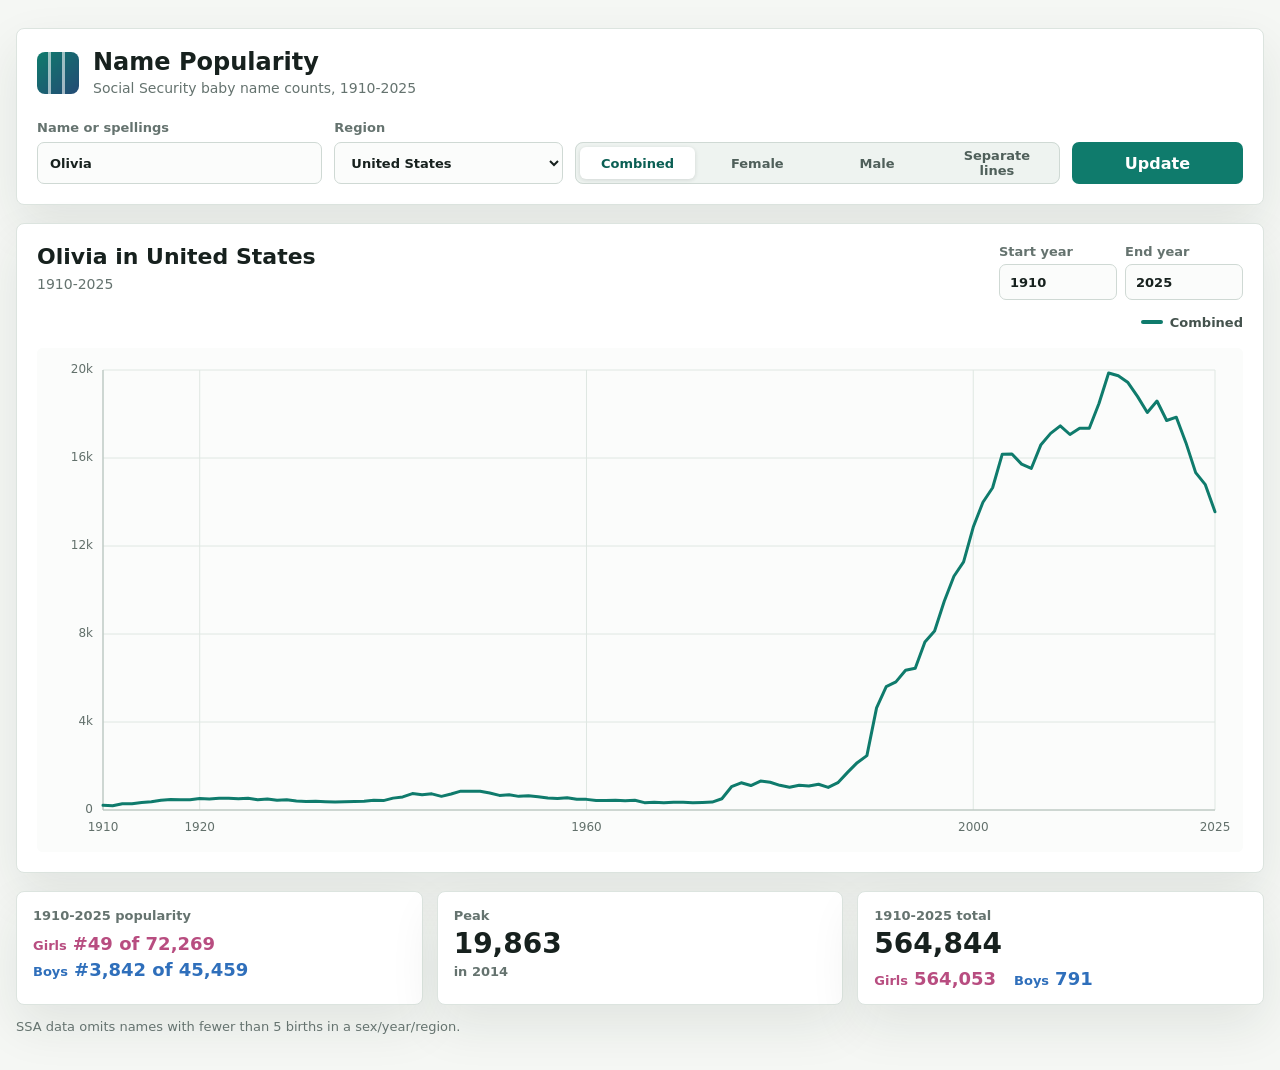
<file: index.html>
<!doctype html>
<html lang="en">
  <head>
    <meta charset="utf-8">
    <meta name="viewport" content="width=device-width, initial-scale=1">
    <title>SSA Name Popularity</title>
    <link rel="stylesheet" href="static/styles.css">
  </head>
  <body>
    <main class="app-shell">
      <section class="toolbar" aria-label="Filters">
        <div class="brand">
          <span class="brand-mark" aria-hidden="true"></span>
          <div>
            <h1>Name Popularity</h1>
            <p>Social Security baby name counts, 1910-2025</p>
          </div>
        </div>

        <form id="filters" class="filters">
          <label class="field">
            <span>Name or spellings</span>
            <input id="nameInput" name="name" type="text" value="Olivia" autocomplete="off" required>
          </label>

          <label class="field">
            <span>Region</span>
            <select id="regionSelect" name="region">
              <option value="national">United States</option>
              <option value="state">State</option>
            </select>
          </label>

          <label class="field state-field" id="stateField">
            <span>State</span>
            <select id="stateSelect" name="state"></select>
          </label>

          <fieldset class="mode-control">
            <legend>Gender</legend>
            <label>
              <input type="radio" name="mode" value="combined" checked>
              <span>Combined</span>
            </label>
            <label>
              <input type="radio" name="mode" value="female">
              <span>Female</span>
            </label>
            <label>
              <input type="radio" name="mode" value="male">
              <span>Male</span>
            </label>
            <label>
              <input type="radio" name="mode" value="split">
              <span>Separate lines</span>
            </label>
          </fieldset>

          <button class="run-button" type="submit">Update</button>
        </form>
      </section>

      <section class="chart-panel" aria-label="Popularity chart">
        <div class="chart-header">
          <div>
            <h2 id="chartTitle">Loading...</h2>
            <p id="chartSubtitle"></p>
          </div>
          <div class="chart-tools">
            <form id="yearFilters" class="year-filters" aria-label="Year range">
              <label class="field compact-field">
                <span>Start year</span>
                <input id="startYearInput" name="startYear" type="number" min="1910" max="2025" value="1910" required>
              </label>
              <label class="field compact-field">
                <span>End year</span>
                <input id="endYearInput" name="endYear" type="number" min="1910" max="2025" value="2025" required>
              </label>
            </form>
            <div class="legend" id="legend"></div>
          </div>
        </div>
        <div class="canvas-wrap">
          <canvas id="chart" width="1200" height="560" aria-label="Name popularity chart" role="img"></canvas>
          <div class="tooltip" id="tooltip" hidden></div>
        </div>
      </section>

      <section class="summary-grid" aria-label="Summary">
        <article id="popularityCard">
          <span id="popularityLabel">1910-2025 popularity</span>
          <div class="popularity-lines" id="popularityDetails" aria-label="Popularity by gender">
            <span class="female-total">Girls <b id="femalePopularity">-</b></span>
            <span class="male-total">Boys <b id="malePopularity">-</b></span>
          </div>
          <em class="not-applicable" id="popularityNotApplicable" hidden>Not applicable for multiple names</em>
        </article>
        <article>
          <span>Peak</span>
          <strong id="peakCount">-</strong>
          <em id="peakYear">-</em>
        </article>
        <article class="total-card">
          <span id="totalLabel">1910-2025 total</span>
          <strong id="totalCount">-</strong>
          <div class="gender-totals" aria-label="Gender totals">
            <span class="female-total">Girls <b id="femaleTotal">-</b></span>
            <span class="male-total">Boys <b id="maleTotal">-</b></span>
          </div>
        </article>
      </section>

      <p class="source-note" id="sourceNote"></p>
    </main>

    <script src="static/app.js"></script>
  </body>
</html>
</file>
<file: static/styles.css>
:root {
  color-scheme: light;
  --bg: #f5f7f4;
  --ink: #17211e;
  --muted: #65736f;
  --panel: #ffffff;
  --line: #dce4df;
  --accent: #0f7b6c;
  --accent-strong: #0b5f54;
  --female: #b84d80;
  --male: #2f6fbb;
  --combined: #0f7b6c;
  --shadow: 0 20px 50px rgba(25, 42, 36, 0.09);
}

* {
  box-sizing: border-box;
}

body {
  margin: 0;
  min-width: 320px;
  background: var(--bg);
  color: var(--ink);
  font-family: Inter, ui-sans-serif, system-ui, -apple-system, BlinkMacSystemFont, "Segoe UI", sans-serif;
}

.app-shell {
  width: min(1380px, calc(100% - 32px));
  margin: 0 auto;
  padding: 28px 0 36px;
}

.toolbar,
.chart-panel,
.summary-grid article {
  background: var(--panel);
  border: 1px solid var(--line);
  box-shadow: var(--shadow);
}

.toolbar {
  display: grid;
  grid-template-columns: 1fr;
  gap: 24px;
  align-items: start;
  padding: 20px;
  border-radius: 8px;
}

.brand {
  display: flex;
  gap: 14px;
  align-items: center;
}

.brand-mark {
  width: 42px;
  height: 42px;
  flex: 0 0 auto;
  border-radius: 8px;
  background:
    linear-gradient(90deg, transparent 11px, rgba(255, 255, 255, 0.58) 11px 14px, transparent 14px 25px, rgba(255, 255, 255, 0.58) 25px 28px, transparent 28px),
    linear-gradient(135deg, #0f7b6c, #244a75);
}

h1,
h2,
p {
  margin: 0;
}

h1 {
  font-size: 24px;
  line-height: 1.1;
}

.brand p,
.chart-header p,
.source-note {
  color: var(--muted);
}

.brand p {
  margin-top: 5px;
  font-size: 14px;
}

.filters {
  display: grid;
  grid-template-columns: minmax(180px, 1fr) minmax(150px, 0.8fr) minmax(420px, 1.7fr) minmax(130px, 0.6fr);
  gap: 12px;
  align-items: end;
}

.filters.is-state {
  grid-template-columns: minmax(180px, 1fr) minmax(150px, 0.75fr) minmax(150px, 0.75fr) minmax(420px, 1.7fr) minmax(130px, 0.6fr);
}

.field {
  display: grid;
  gap: 7px;
  color: var(--muted);
  font-size: 13px;
  font-weight: 700;
}

.compact-field input {
  padding: 0 10px;
}

input,
select,
button {
  height: 42px;
  border-radius: 7px;
  font: inherit;
}

input,
select {
  width: 100%;
  border: 1px solid #cfd9d4;
  background: #fbfcfb;
  color: var(--ink);
  padding: 0 12px;
}

input:focus,
select:focus,
button:focus-visible {
  outline: 3px solid rgba(15, 123, 108, 0.24);
  outline-offset: 2px;
}

.state-field[hidden] {
  display: none;
}

.mode-control {
  display: grid;
  grid-template-columns: repeat(4, minmax(0, 1fr));
  gap: 4px;
  margin: 0;
  padding: 4px;
  min-width: 0;
  border: 1px solid #cfd9d4;
  border-radius: 8px;
  background: #eef3f0;
}

.mode-control legend {
  position: absolute;
  width: 1px;
  height: 1px;
  overflow: hidden;
  clip: rect(0 0 0 0);
}

.mode-control label {
  position: relative;
  min-width: 0;
}

.mode-control input {
  position: absolute;
  inset: 0;
  opacity: 0;
}

.mode-control span {
  display: grid;
  place-items: center;
  min-height: 32px;
  padding: 0 8px;
  border-radius: 6px;
  color: #4f5f5a;
  font-size: 13px;
  font-weight: 800;
  text-align: center;
}

.mode-control input:checked + span {
  background: #ffffff;
  color: var(--accent-strong);
  box-shadow: 0 1px 4px rgba(23, 33, 30, 0.13);
}

.run-button {
  border: 0;
  background: var(--accent);
  color: #ffffff;
  padding: 0 18px;
  font-weight: 800;
  cursor: pointer;
}

.run-button:hover {
  background: var(--accent-strong);
}

.chart-panel {
  margin-top: 18px;
  padding: 20px;
  border-radius: 8px;
}

.chart-header {
  display: flex;
  gap: 16px;
  justify-content: space-between;
  align-items: start;
  margin-bottom: 14px;
}

h2 {
  font-size: 22px;
  line-height: 1.2;
}

.chart-header p {
  margin-top: 5px;
  font-size: 14px;
}

.chart-tools {
  display: grid;
  gap: 10px;
  justify-items: end;
}

.year-filters {
  display: grid;
  grid-template-columns: repeat(2, minmax(96px, 118px));
  gap: 8px;
}

.year-filters .field {
  gap: 5px;
}

.year-filters input {
  height: 36px;
}

.legend {
  display: flex;
  flex-wrap: wrap;
  justify-content: flex-end;
  gap: 8px 14px;
  min-height: 24px;
  font-size: 13px;
  font-weight: 800;
  color: #44524d;
}

.legend-item {
  display: inline-flex;
  gap: 7px;
  align-items: center;
}

.legend-swatch {
  width: 22px;
  height: 4px;
  border-radius: 999px;
}

.canvas-wrap {
  position: relative;
  height: clamp(360px, 56vh, 610px);
  min-height: 0;
}

canvas {
  display: block;
  width: 100%;
  height: 100%;
  border-radius: 6px;
  background: #fbfcfb;
}

.tooltip {
  position: absolute;
  min-width: 150px;
  padding: 9px 10px;
  border-radius: 7px;
  background: rgba(23, 33, 30, 0.93);
  color: #ffffff;
  font-size: 12px;
  line-height: 1.45;
  pointer-events: none;
  transform: translate(-50%, calc(-100% - 12px));
  white-space: nowrap;
}

.summary-grid {
  display: grid;
  grid-template-columns: repeat(3, minmax(0, 1fr));
  gap: 14px;
  margin-top: 18px;
}

.summary-grid article {
  min-width: 0;
  padding: 16px;
  border-radius: 8px;
}

.summary-grid span {
  display: block;
  color: var(--muted);
  font-size: 13px;
  font-weight: 800;
}

.summary-grid strong {
  display: block;
  margin-top: 7px;
  font-size: 28px;
  line-height: 1;
}

.summary-grid em {
  display: block;
  margin-top: 6px;
  color: var(--muted);
  font-size: 13px;
  font-style: normal;
  font-weight: 800;
}

.summary-grid .not-applicable {
  margin-top: 14px;
  font-size: 18px;
  line-height: 1.2;
}

.summary-grid [hidden] {
  display: none;
}

.gender-totals,
.popularity-lines {
  display: flex;
  flex-wrap: wrap;
  gap: 8px 18px;
  margin-top: 12px;
}

.gender-totals span,
.popularity-lines span {
  display: inline-flex;
  gap: 6px;
  align-items: baseline;
  font-size: 13px;
}

.gender-totals b,
.popularity-lines b {
  font-size: 18px;
  line-height: 1;
}

.summary-grid .female-total,
.summary-grid .female-total b {
  color: var(--female);
}

.summary-grid .male-total,
.summary-grid .male-total b {
  color: var(--male);
}

.source-note {
  margin-top: 14px;
  font-size: 13px;
}

@media (max-width: 1120px) {
  .filters,
  .filters.is-state {
    grid-template-columns: repeat(2, minmax(0, 1fr));
  }

  .mode-control,
  .run-button {
    grid-column: span 2;
  }
}

@media (max-width: 720px) {
  .app-shell {
    width: min(100% - 20px, 1380px);
    padding-top: 12px;
  }

  .toolbar,
  .chart-panel {
    padding: 14px;
  }

  .filters,
  .summary-grid {
    grid-template-columns: 1fr;
  }

  .mode-control,
  .run-button {
    grid-column: auto;
  }

  .mode-control {
    grid-template-columns: repeat(2, minmax(0, 1fr));
  }

  .chart-header {
    display: grid;
  }

  .chart-tools {
    justify-items: start;
  }

  .legend {
    justify-content: flex-start;
  }

  .canvas-wrap {
    height: 420px;
  }
}
</file>
